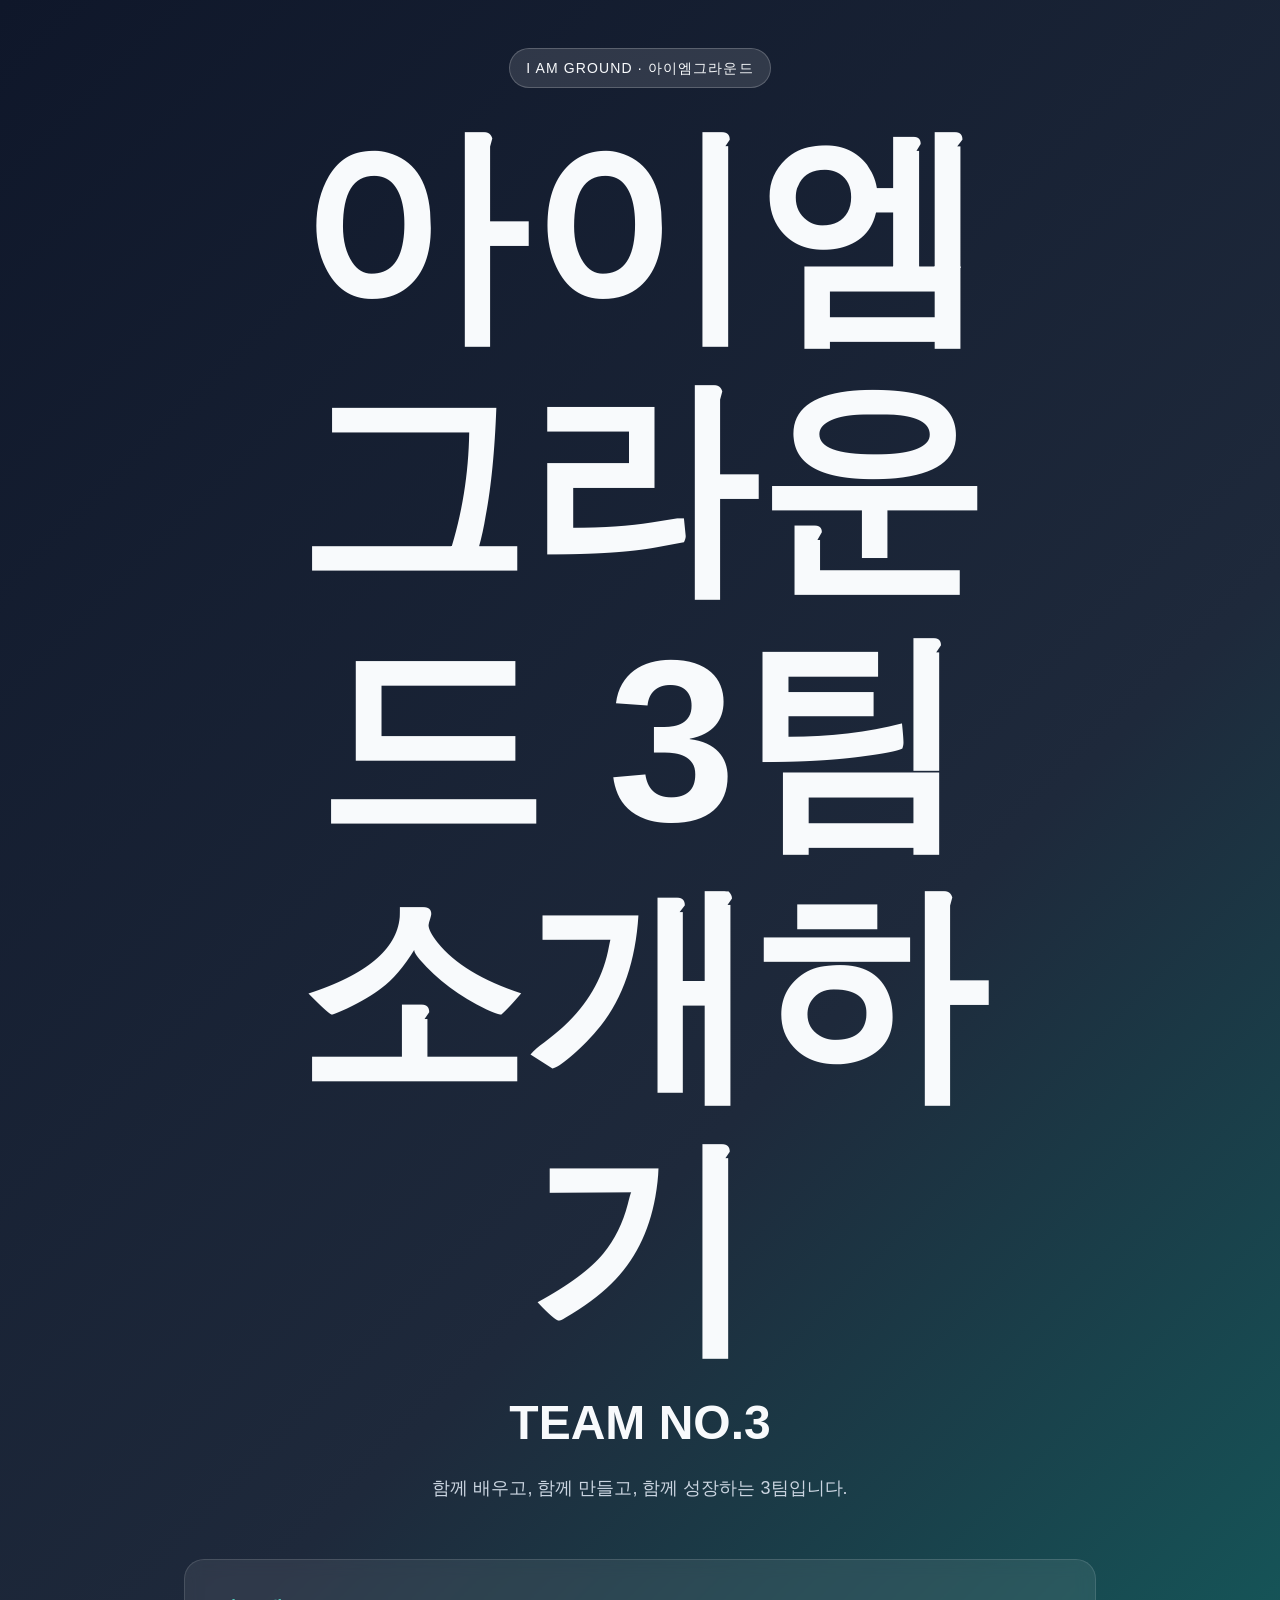
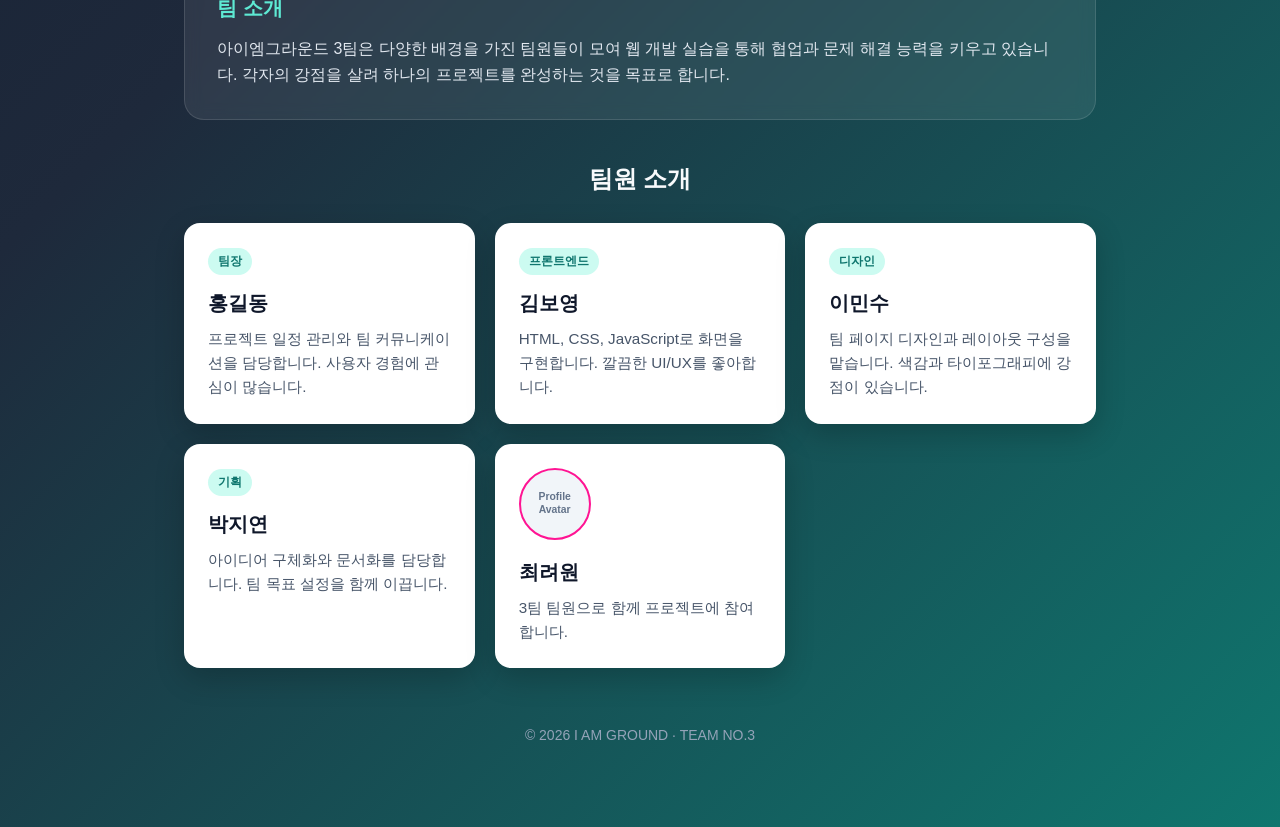
<file: mission.html>
<!DOCTYPE html>
<html lang="ko">
<head>
  <meta charset="UTF-8">
  <meta name="viewport" content="width=device-width, initial-scale=1.0">
  <title>아이엠그라운드 3팀 | 미션 페이지</title>
  <link rel="stylesheet" href="style.css">
  <style>
    * {
      margin: 0;
      padding: 0;
      box-sizing: border-box;
    }

    body {
      font-family: "Pretendard", -apple-system, BlinkMacSystemFont, "Segoe UI", sans-serif;
      background: linear-gradient(135deg, #0f172a 0%, #1e293b 50%, #0f766e 100%);
      color: #f8fafc;
      min-height: 100vh;
      line-height: 1.6;
    }

    .container {
      max-width: 960px;
      margin: 0 auto;
      padding: 48px 24px 80px;
    }

    header {
      text-align: center;
      margin-bottom: 56px;
    }

    .badge {
      display: inline-block;
      padding: 8px 16px;
      border-radius: 999px;
      background: rgba(255, 255, 255, 0.12);
      border: 1px solid rgba(255, 255, 255, 0.2);
      font-size: 0.875rem;
      letter-spacing: 0.08em;
      margin-bottom: 20px;
    }

    .slogan {
      font-family: "Pretendard", -apple-system, BlinkMacSystemFont, "Segoe UI", sans-serif;
      font-size: 230px;
      font-weight: 700;
      line-height: 1.1;
      margin-bottom: 12px;
    }

    h1 {
      font-size: clamp(2rem, 5vw, 3rem);
      font-weight: 800;
      margin-bottom: 12px;
    }

    .subtitle {
      font-size: 1.125rem;
      color: #cbd5e1;
      max-width: 560px;
      margin: 0 auto;
    }

    .intro {
      background: rgba(255, 255, 255, 0.08);
      border: 1px solid rgba(255, 255, 255, 0.12);
      border-radius: 20px;
      padding: 32px;
      margin-bottom: 40px;
      backdrop-filter: blur(8px);
    }

    .intro h2 {
      font-size: 1.25rem;
      margin-bottom: 12px;
      color: #5eead4;
    }

    .intro p {
      color: #e2e8f0;
    }

    .members-title {
      font-size: 1.5rem;
      margin-bottom: 24px;
      text-align: center;
    }

    .members {
      display: grid;
      grid-template-columns: repeat(auto-fit, minmax(240px, 1fr));
      gap: 20px;
    }

    .member-card {
      background: #ffffff;
      color: #0f172a;
      border-radius: 16px;
      padding: 24px;
      box-shadow: 0 10px 30px rgba(0, 0, 0, 0.2);
      transition: transform 0.2s ease, box-shadow 0.2s ease;
    }

    .member-card:hover {
      transform: translateY(-4px);
      box-shadow: 0 16px 40px rgba(0, 0, 0, 0.25);
    }

    .member-avatar {
      width: 72px;
      height: 72px;
      border-radius: 50%;
      background: #f1f5f9;
      border: 2px solid var(--brand, #ff1493);
      display: flex;
      align-items: center;
      justify-content: center;
      margin-bottom: 16px;
      overflow: hidden;
    }

    .member-avatar-label {
      font-size: 0.65rem;
      font-weight: 600;
      color: #64748b;
      text-align: center;
      line-height: 1.2;
      padding: 0 6px;
    }

    .member-role {
      display: inline-block;
      font-size: 0.75rem;
      font-weight: 700;
      color: #0f766e;
      background: #ccfbf1;
      padding: 4px 10px;
      border-radius: 999px;
      margin-bottom: 12px;
    }

    .member-name {
      font-size: 1.25rem;
      font-weight: 700;
      margin-bottom: 8px;
    }

    .member-desc {
      font-size: 0.95rem;
      color: #475569;
    }

    footer {
      text-align: center;
      margin-top: 56px;
      color: #94a3b8;
      font-size: 0.875rem;
    }
  </style>
</head>
<body>
  <div class="container">
    <header>
      <div class="badge">I AM GROUND · 아이엠그라운드</div>
      <p class="slogan">아이엠그라운드 3팀 소개하기</p>
      <h1>TEAM NO.3</h1>
      <p class="subtitle">함께 배우고, 함께 만들고, 함께 성장하는 3팀입니다.</p>
    </header>

    <section class="intro">
      <h2>팀 소개</h2>
      <p>
        아이엠그라운드 3팀은 다양한 배경을 가진 팀원들이 모여
        웹 개발 실습을 통해 협업과 문제 해결 능력을 키우고 있습니다.
        각자의 강점을 살려 하나의 프로젝트를 완성하는 것을 목표로 합니다.
      </p>
    </section>

    <h2 class="members-title">팀원 소개</h2>
    <section class="members">
      <article class="member-card">
        <span class="member-role">팀장</span>
        <h3 class="member-name">홍길동</h3>
        <p class="member-desc">프로젝트 일정 관리와 팀 커뮤니케이션을 담당합니다. 사용자 경험에 관심이 많습니다.</p>
      </article>

      <article class="member-card">
        <span class="member-role">프론트엔드</span>
        <h3 class="member-name">김보영</h3>
        <p class="member-desc">HTML, CSS, JavaScript로 화면을 구현합니다. 깔끔한 UI/UX를 좋아합니다.</p>
      </article>

      <article class="member-card">
        <span class="member-role">디자인</span>
        <h3 class="member-name">이민수</h3>
        <p class="member-desc">팀 페이지 디자인과 레이아웃 구성을 맡습니다. 색감과 타이포그래피에 강점이 있습니다.</p>
      </article>

      <article class="member-card">
        <span class="member-role">기획</span>
        <h3 class="member-name">박지연</h3>
        <p class="member-desc">아이디어 구체화와 문서화를 담당합니다. 팀 목표 설정을 함께 이끕니다.</p>
      </article>

      <!-- A 시작 -->
      <article class="member-card">
        <div class="member-avatar" aria-label="Profile Avatar">
          <span class="member-avatar-label">Profile Avatar</span>
        </div>
        <h3 class="member-name">최려원</h3>
        <p class="member-desc">3팀 팀원으로 함께 프로젝트에 참여합니다.</p>
      </article>
      <!-- A끝 -->
    </section>

    <footer>
      <p>© 2026 I AM GROUND · TEAM NO.3</p>
    </footer>
  </div>
</body>
</html>
</file>
<file: style.css>
:root {
  --brand: #ff1493;
}
</file>
